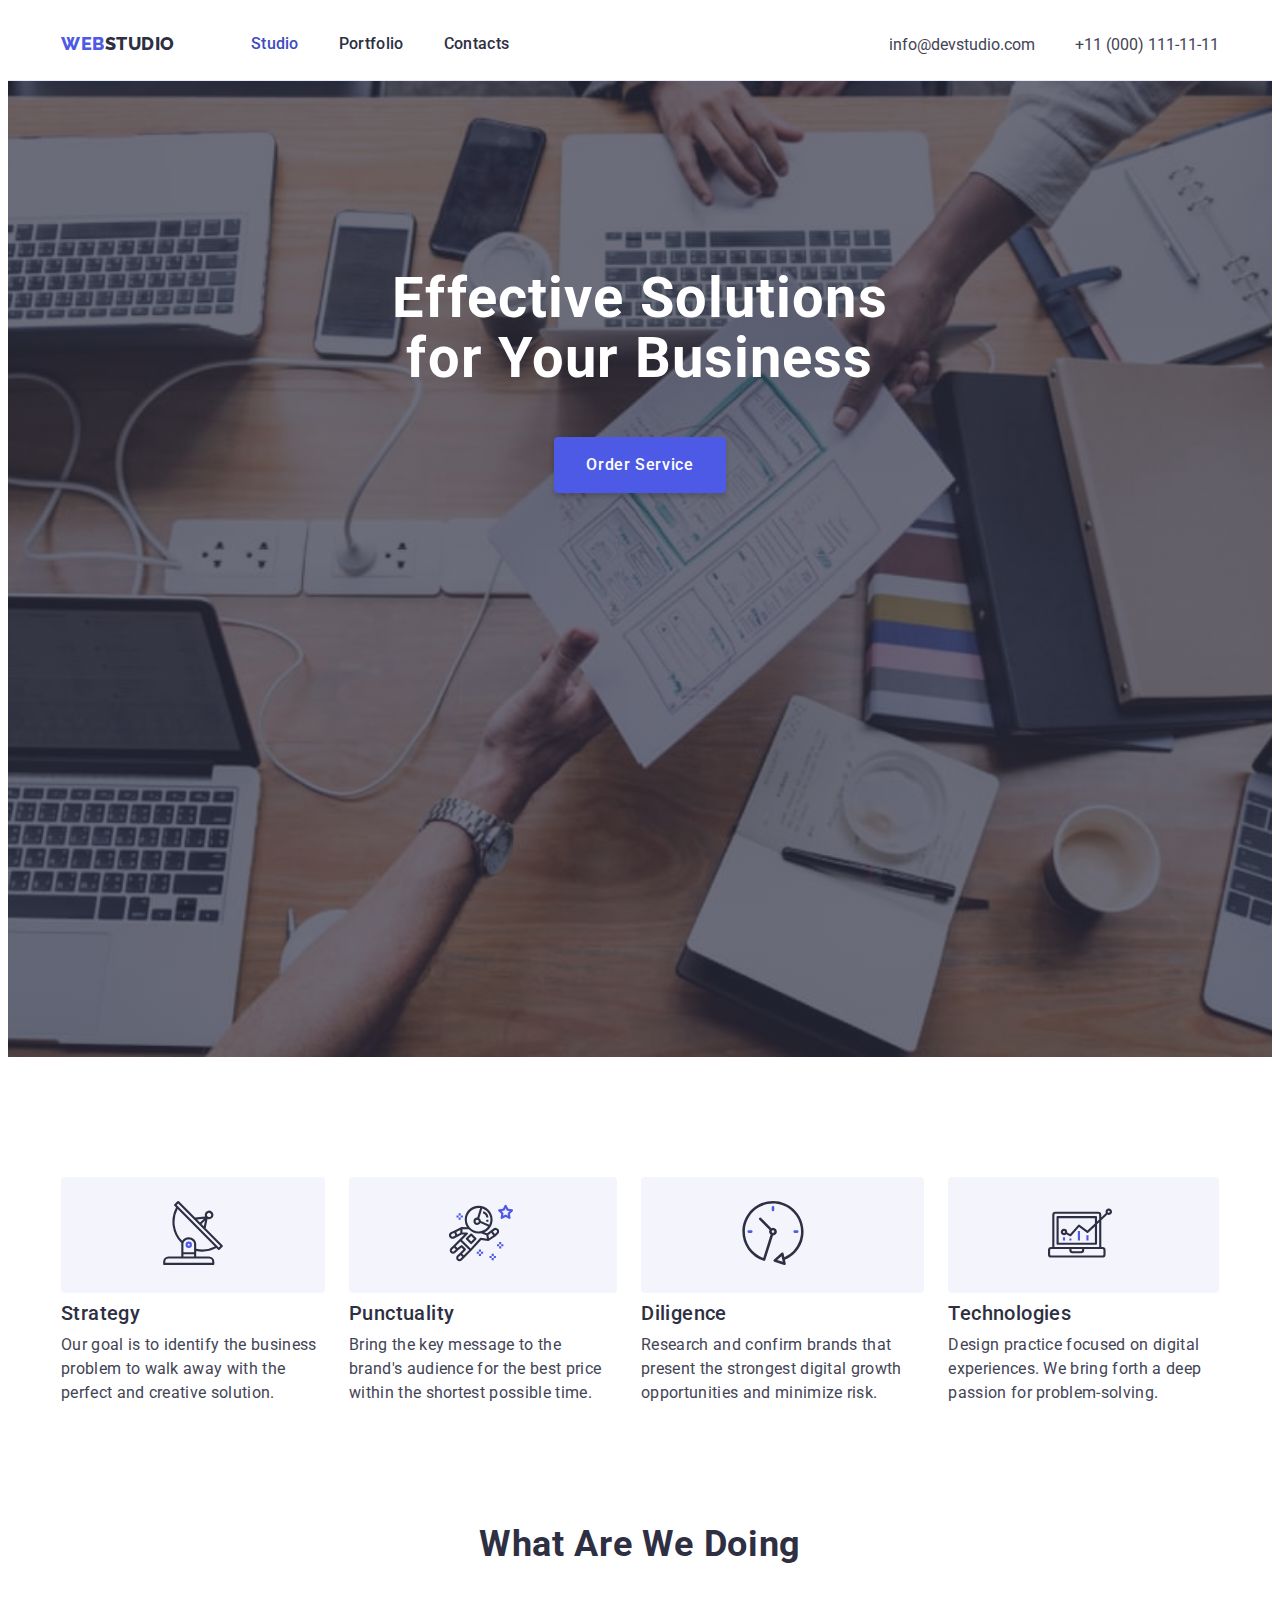
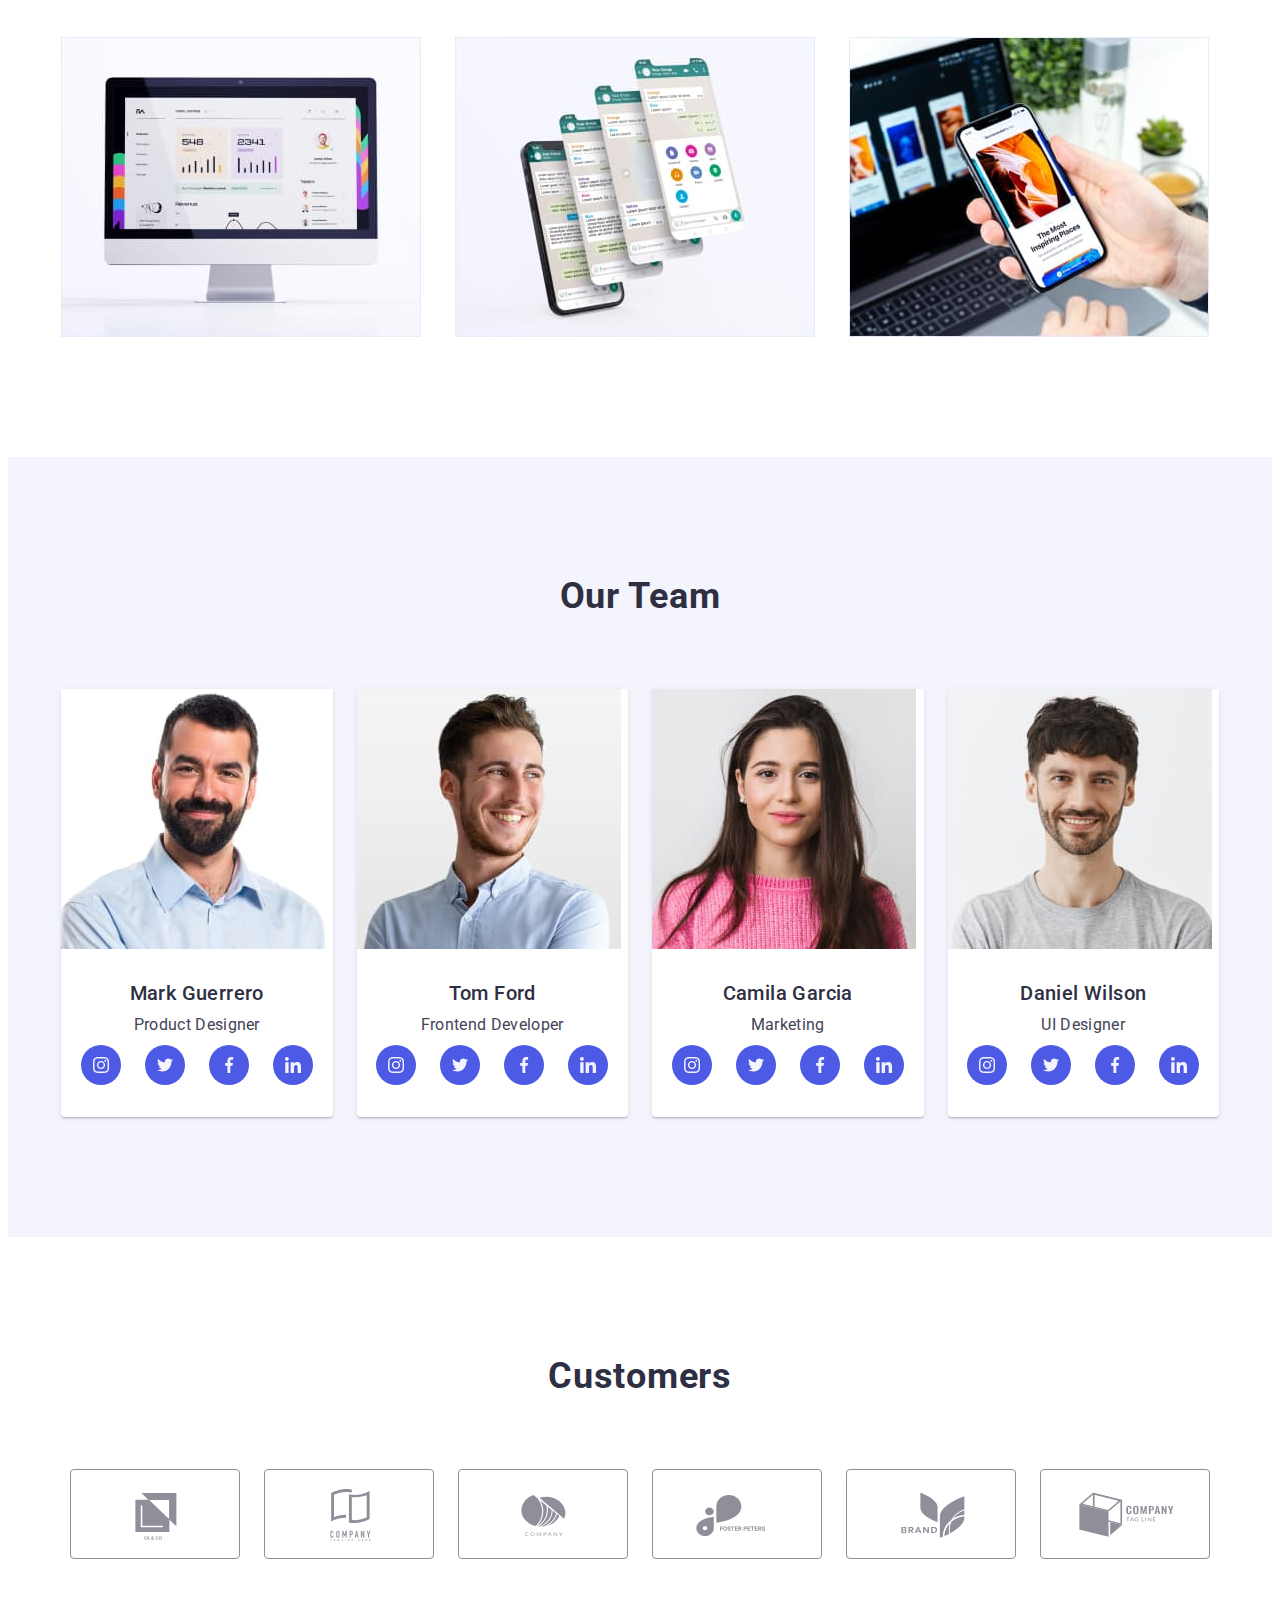
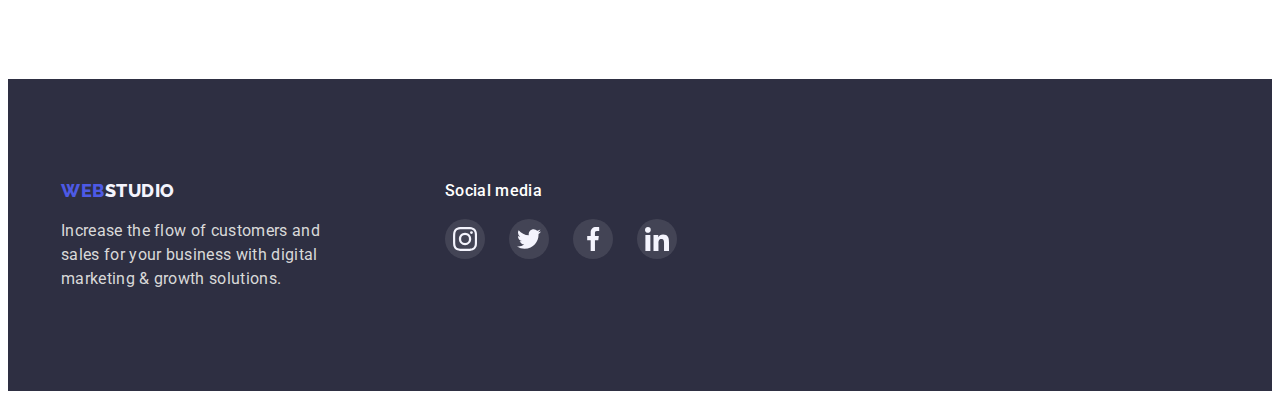
<file: index.html>
<!DOCTYPE html>
<html lang="en">
  <head>
    <meta charset="UTF-8" />
    <meta http-equiv="X-UA-Compatible" content="IE=edge" />
    <meta name="viewport" content="width=device-width, initial-scale=1.0" />
    <title>WebStudio</title>
    <link rel="preconnect" href="https://fonts.googleapis.com" />
    <link rel="preconnect" href="https://fonts.gstatic.com" crossorigin />
    <!-- fonts -->
    <link
      href="https://fonts.googleapis.com/css2?family=Raleway:wght@800&family=Roboto:wght@400;500;700;900&display=swap"
      rel="stylesheet"
    />
    <!-- modern-normalize -->
    <link
      rel="stylesheet"
      href="https://cdnjs.cloudflare.com/ajax/libs/modern-normalize/1.1.0/modern-normalize.min.css"
      integrity="sha512-wpPYUAdjBVSE4KJnH1VR1HeZfpl1ub8YT/NKx4PuQ5NmX2tKuGu6U/JRp5y+Y8XG2tV+wKQpNHVUX03MfMFn9Q=="
      crossorigin="anonymous"
      referrerpolicy="no-referrer"
    />

    <!-- styles -->
    <link rel="stylesheet" href="./css/styles.css" />
  </head>

  <body>
    <!--header----------------------------------->
    <header class="header">
      <div class="header-container container">
        <a class="header-link logo link" href="index.html"
          >Web<span class="light-theme-logo">Studio</span></a
        >

        <!-- navigation ------------------------------->
        <nav class="header-nav">
          <ul class="header-list">
            <li class="list">
              <a class="nav-item link current" href="index.html">Studio</a>
            </li>
            <li class="list">
              <a class="nav-item link" href="portfolio.html">Portfolio</a>
            </li>
            <li class="list">
              <a class="nav-item link" href="#">Contacts</a>
            </li>
          </ul>
        </nav>

        <!-- Contacts --------------------------------->
        <ul class="header-contacts">
          <li class="list">
            <a class="nav-contacts link" href="mailto:info@devstudio.com"
              >info@devstudio.com</a
            >
          </li>
          <li class="list">
            <a class="nav-contacts link" href="tel:+110001111111"
              >+11 (000) 111-11-11</a
            >
          </li>
        </ul>
      </div>
    </header>

    <!-- main ------------------------------------------>
    <main>
      <!--section "Hero"-------------------------------->
      <section class="hero">
        <div class="hero-container container">
          <h1 class="hero-title">Effective Solutions for Your Business</h1>
          <button class="hero-btn btn" type="button">Order Service</button>
        </div>
      </section>

      <!--section "Benefits"------------------------->
      <section class="benefits section">
        <div class="benefits-container container">
          <h2 class="visually-hidden">benefits</h2>
          <ul class="benefits-list">
            <li class="list">
              <div class="benefits-thumb-icon">
                <svg class="socials-icon" width="64" height="64">
                  <use href="./images/icons.svg#icon-antenna"></use>
                </svg>
              </div>
              <h3 class="benefits-subtitle">Strategy</h3>
              <p class="benefits-descr">
                Our goal is to identify the business problem to walk away with
                the perfect and creative solution.
              </p>
            </li>

            <li class="list">
              <div class="benefits-thumb-icon">
                <svg class="socials-icon" width="64" height="64">
                  <use href="./images/icons.svg#icon-astronaut"></use>
                </svg>
              </div>
              <h3 class="benefits-subtitle">Punctuality</h3>
              <p class="benefits-descr">
                Bring the key message to the brand's audience for the best price
                within the shortest possible time.
              </p>
            </li>

            <li class="list">
              <div class="benefits-thumb-icon">
                <svg class="socials-icon" width="64" height="64">
                  <use href="./images/icons.svg#icon-clock"></use>
                </svg>
              </div>
              <h3 class="benefits-subtitle">Diligence</h3>
              <p class="benefits-descr">
                Research and confirm brands that present the strongest digital
                growth opportunities and minimize risk.
              </p>
            </li>

            <li class="list">
              <div class="benefits-thumb-icon">
                <svg class="socials-icon" width="64" height="64">
                  <use href="./images/icons.svg#icon-diagram"></use>
                </svg>
              </div>
              <h3 class="benefits-subtitle">Technologies</h3>
              <p class="benefits-descr">
                Design practice focused on digital experiences. We bring forth a
                deep passion for problem-solving.
              </p>
            </li>
          </ul>
        </div>
      </section>

      <!--section "What are we doing"------------------->
      <section class="about-work section">
        <div class="about-work-container container">
          <h2 class="section-title about-work-title">What are we doing</h2>
          <ul class="about-work-list card-set">
            <li class="about-work-item card-set-item list">
              <img
                src="./images/what-are-we-doing/img1.jpg"
                alt="creation of sites"
                width="360"
                height="300"
              />
            </li>
            <li class="about-work-item card-set-item list">
              <img
                src="./images/what-are-we-doing/img2.jpg"
                alt="creating software"
                width="360"
                height="300"
              />
            </li>
            <li class="about-work-item card-set-item list">
              <img
                src="./images/what-are-we-doing/img3.jpg"
                alt="creating mobile applications"
                width="360"
                height="300"
              />
            </li>
          </ul>
        </div>
      </section>

      <!--section "Our Team"------------------------>
      <section class="our-team section">
        <div class="our-team-container container">
          <h2 class="section-title our-team-title">Our Team</h2>
          <ul class="our-team-list card-set">
            <li class="our-team-item card-set-item list">
              <img
                src="./images/our-team/mark-guerrero.jpg"
                alt="Mark Guerrero"
                width="264"
                height="260"
              />
              <div class="team-wrapper">
                <h3 class="team-member">Mark Guerrero</h3>
                <p class="team-descr">Product Designer</p>
                <ul class="socials-list">
                  <li class="socials-item list">
                    <a
                      class="socials-link link"
                      href="https://instagram.com"
                      aria-label="Instagram"
                      target="_blank"
                      rel="noopener no-referrer"
                    >
                      <svg class="socials-icon" width="16" height="16">
                        <use href="./images/icons.svg#icon-instagram"></use>
                      </svg>
                    </a>
                  </li>
                  <li class="socials-item list">
                    <a
                      class="socials-link link"
                      href="https://twitter.com"
                      aria-label="Twitter"
                      target="_blank"
                      rel="noopener no-referrer"
                    >
                      <svg class="socials-icon" width="16" height="16">
                        <use href="./images/icons.svg#icon-twitter"></use>
                      </svg>
                    </a>
                  </li>
                  <li class="socials-item list">
                    <a
                      class="socials-link link"
                      href="https://facebook.com"
                      aria-label="Facebook"
                      target="_blank"
                      rel="noopener no-referrer"
                    >
                      <svg class="socials-icon" width="16" height="16">
                        <use href="./images/icons.svg#icon-facebook"></use>
                      </svg>
                    </a>
                  </li>
                  <li class="socials-item list">
                    <a
                      class="socials-link link"
                      href="https://linkedin.com"
                      aria-label="Linkedin"
                      target="_blank"
                      rel="noopener no-referrer"
                    >
                      <svg class="socials-icon" width="16" height="16">
                        <use href="./images/icons.svg#icon-linkedin"></use>
                      </svg>
                    </a>
                  </li>
                </ul>
              </div>
            </li>
            <li class="our-team-item card-set-item list">
              <img
                src="./images/our-team/tom-ford.jpg"
                alt="Tom Ford"
                width="264"
                height="260"
              />
              <div class="team-wrapper">
                <h3 class="team-member">Tom Ford</h3>
                <p class="team-descr">Frontend Developer</p>
                <ul class="socials-list">
                  <li class="socials-item list">
                    <a
                      class="socials-link link"
                      href="https://instagram.com"
                      aria-label="Instagram"
                      target="_blank"
                      rel="noopener no-referrer"
                    >
                      <svg class="socials-icon" width="16" height="16">
                        <use href="./images/icons.svg#icon-instagram"></use>
                      </svg>
                    </a>
                  </li>
                  <li class="socials-item list">
                    <a
                      class="socials-link link"
                      href="https://twitter.com"
                      aria-label="Twitter"
                      target="_blank"
                      rel="noopener no-referrer"
                    >
                      <svg class="socials-icon" width="16" height="16">
                        <use href="./images/icons.svg#icon-twitter"></use>
                      </svg>
                    </a>
                  </li>
                  <li class="socials-item list">
                    <a
                      class="socials-link link"
                      href="https://facebook.com"
                      aria-label="Facebook"
                      target="_blank"
                      rel="noopener no-referrer"
                    >
                      <svg class="socials-icon" width="16" height="16">
                        <use href="./images/icons.svg#icon-facebook"></use>
                      </svg>
                    </a>
                  </li>
                  <li class="socials-item list">
                    <a
                      class="socials-link link"
                      href="https://linkedin.com"
                      aria-label="Linkedin"
                      target="_blank"
                      rel="noopener no-referrer"
                    >
                      <svg class="socials-icon" width="16" height="16">
                        <use href="./images/icons.svg#icon-linkedin"></use>
                      </svg>
                    </a>
                  </li>
                </ul>
              </div>
            </li>
            <li class="our-team-item card-set-item list">
              <img
                src="./images/our-team/camila-garcia.jpg"
                alt="Camila Garcia"
                width="264"
                height="260"
              />
              <div class="team-wrapper">
                <h3 class="team-member">Camila Garcia</h3>
                <p class="team-descr">Marketing</p>
                <ul class="socials-list">
                  <li class="socials-item list">
                    <a
                      class="socials-link link"
                      href="https://instagram.com"
                      aria-label="Instagram"
                      target="_blank"
                      rel="noopener no-referrer"
                    >
                      <svg class="socials-icon" width="16" height="16">
                        <use href="./images/icons.svg#icon-instagram"></use>
                      </svg>
                    </a>
                  </li>
                  <li class="socials-item list">
                    <a
                      class="socials-link link"
                      href="https://twitter.com"
                      aria-label="Twitter"
                      target="_blank"
                      rel="noopener no-referrer"
                    >
                      <svg class="socials-icon" width="16" height="16">
                        <use href="./images/icons.svg#icon-twitter"></use>
                      </svg>
                    </a>
                  </li>
                  <li class="socials-item list">
                    <a
                      class="socials-link link"
                      href="https://facebook.com"
                      aria-label="Facebook"
                      target="_blank"
                      rel="noopener no-referrer"
                    >
                      <svg class="socials-icon" width="16" height="16">
                        <use href="./images/icons.svg#icon-facebook"></use>
                      </svg>
                    </a>
                  </li>
                  <li class="socials-item list">
                    <a
                      class="socials-link link"
                      href="https://linkedin.com"
                      aria-label="Linkedin"
                      target="_blank"
                      rel="noopener no-referrer"
                    >
                      <svg class="socials-icon" width="16" height="16">
                        <use href="./images/icons.svg#icon-linkedin"></use>
                      </svg>
                    </a>
                  </li>
                </ul>
              </div>
            </li>
            <li class="our-team-item card-set-item list">
              <img
                src="./images/our-team/daniel-wilson.jpg"
                alt="Daniel Wilson"
                width="264"
                height="260"
              />
              <div class="team-wrapper">
                <h3 class="team-member">Daniel Wilson</h3>
                <p class="team-descr">UI Designer</p>
                <ul class="socials-list">
                  <li class="socials-item list">
                    <a
                      class="socials-link link"
                      href="https://instagram.com"
                      aria-label="Instagram"
                      target="_blank"
                      rel="noopener no-referrer"
                    >
                      <svg class="socials-icon" width="16" height="16">
                        <use href="./images/icons.svg#icon-instagram"></use>
                      </svg>
                    </a>
                  </li>
                  <li class="socials-item list">
                    <a
                      class="socials-link link"
                      href="https://twitter.com"
                      aria-label="Twitter"
                      target="_blank"
                      rel="noopener no-referrer"
                    >
                      <svg class="socials-icon" width="16" height="16">
                        <use href="./images/icons.svg#icon-twitter"></use>
                      </svg>
                    </a>
                  </li>
                  <li class="socials-item list">
                    <a
                      class="socials-link link"
                      href="https://facebook.com"
                      aria-label="Facebook"
                      target="_blank"
                      rel="noopener no-referrer"
                    >
                      <svg class="socials-icon" width="16" height="16">
                        <use href="./images/icons.svg#icon-facebook"></use>
                      </svg>
                    </a>
                  </li>
                  <li class="socials-item list">
                    <a
                      class="socials-link link"
                      href="https://linkedin.com"
                      aria-label="Linkedin"
                      target="_blank"
                      rel="noopener no-referrer"
                    >
                      <svg class="socials-icon" width="16" height="16">
                        <use href="./images/icons.svg#icon-linkedin"></use>
                      </svg>
                    </a>
                  </li>
                </ul>
              </div>
            </li>
          </ul>
        </div>
      </section>

      <!--section "Customers"------------------------>
      <section class="customers-section section">
        <div class="customers-container container">
          <h2 class="section-title">Customers</h2>
          <ul class="customers-list">
            <li class="list">
              <a
                class="customers-link link"
                href="#"
                target="_blank"
                rel="noopener no-referrer"
              >
                <svg class="customers-icon" width="104" height="56">
                  <use href="./images/icons.svg#icon-logo1"></use>
                </svg>
              </a>
            </li>
            <li class="list">
              <a
                class="customers-link link"
                href="#"
                target="_blank"
                rel="noopener no-referrer"
              >
                <svg class="customers-icon" width="104" height="56">
                  <use href="./images/icons.svg#icon-logo2"></use>
                </svg>
              </a>
            </li>
            <li class="list">
              <a
                class="customers-link link"
                href="#"
                target="_blank"
                rel="noopener no-referrer"
              >
                <svg class="customers-icon" width="104" height="56">
                  <use href="./images/icons.svg#icon-logo3"></use>
                </svg>
              </a>
            </li>
            <li class="list">
              <a
                class="customers-link link"
                href="#"
                target="_blank"
                rel="noopener no-referrer"
              >
                <svg class="customers-icon" width="104" height="56">
                  <use href="./images/icons.svg#icon-logo4"></use>
                </svg>
              </a>
            </li>
            <li class="list">
              <a
                class="customers-link link"
                href="#"
                target="_blank"
                rel="noopener no-referrer"
              >
                <svg class="customers-icon" width="104" height="56">
                  <use href="./images/icons.svg#icon-logo5"></use>
                </svg>
              </a>
            </li>
            <li class="list">
              <a
                class="customers-link link"
                href="#"
                target="_blank"
                rel="noopener no-referrer"
              >
                <svg class="customers-icon" width="104" height="56">
                  <use href="./images/icons.svg#icon-logo6"></use>
                </svg>
              </a>
            </li>
          </ul>
        </div>
      </section>
    </main>

    <!--footer------------------------------------>
    <footer class="footer">
      <div class="container">
        <div class="footer-container">
          <a class="logo link" href="index.html"
            >Web<span class="dark-theme-logo">Studio</span></a
          >
          <p class="footer-logo-subtext">
            Increase the flow of customers and sales for your business with
            digital marketing & growth solutions.
          </p>
        </div>
        <div class="footer-social-media-container">
          <p class="footer-social-text">Social media</p>
          <ul class="socials-list">
            <li class="socials-item list">
              <a
                class="socials-link footer-social-link link"
                href="https://instagram.com"
                aria-label="Instagram"
                target="_blank"
                rel="noopener no-referrer"
              >
                <svg class="socials-icon" width="24" height="24">
                  <use href="./images/icons.svg#icon-instagram"></use>
                </svg>
              </a>
            </li>
            <li class="socials-item list">
              <a
                class="socials-link footer-social-link link"
                href="https://twitter.com"
                aria-label="Twitter"
                target="_blank"
                rel="noopener no-referrer"
              >
                <svg class="socials-icon" width="24" height="24">
                  <use href="./images/icons.svg#icon-twitter"></use>
                </svg>
              </a>
            </li>
            <li class="socials-item list">
              <a
                class="socials-link footer-social-link link"
                href="https://facebook.com"
                aria-label="Facebook"
                target="_blank"
                rel="noopener no-referrer"
              >
                <svg class="socials-icon" width="24" height="24">
                  <use href="./images/icons.svg#icon-facebook"></use>
                </svg>
              </a>
            </li>
            <li class="socials-item list">
              <a
                class="socials-link footer-social-link link"
                href="https://linkedin.com"
                aria-label="Linkedin"
                target="_blank"
                rel="noopener no-referrer"
              >
                <svg class="socials-icon" width="24" height="24">
                  <use href="./images/icons.svg#icon-linkedin"></use>
                </svg>
              </a>
            </li>
          </ul>
        </div>
      </div>
    </footer>
  </body>
</html>
</file>
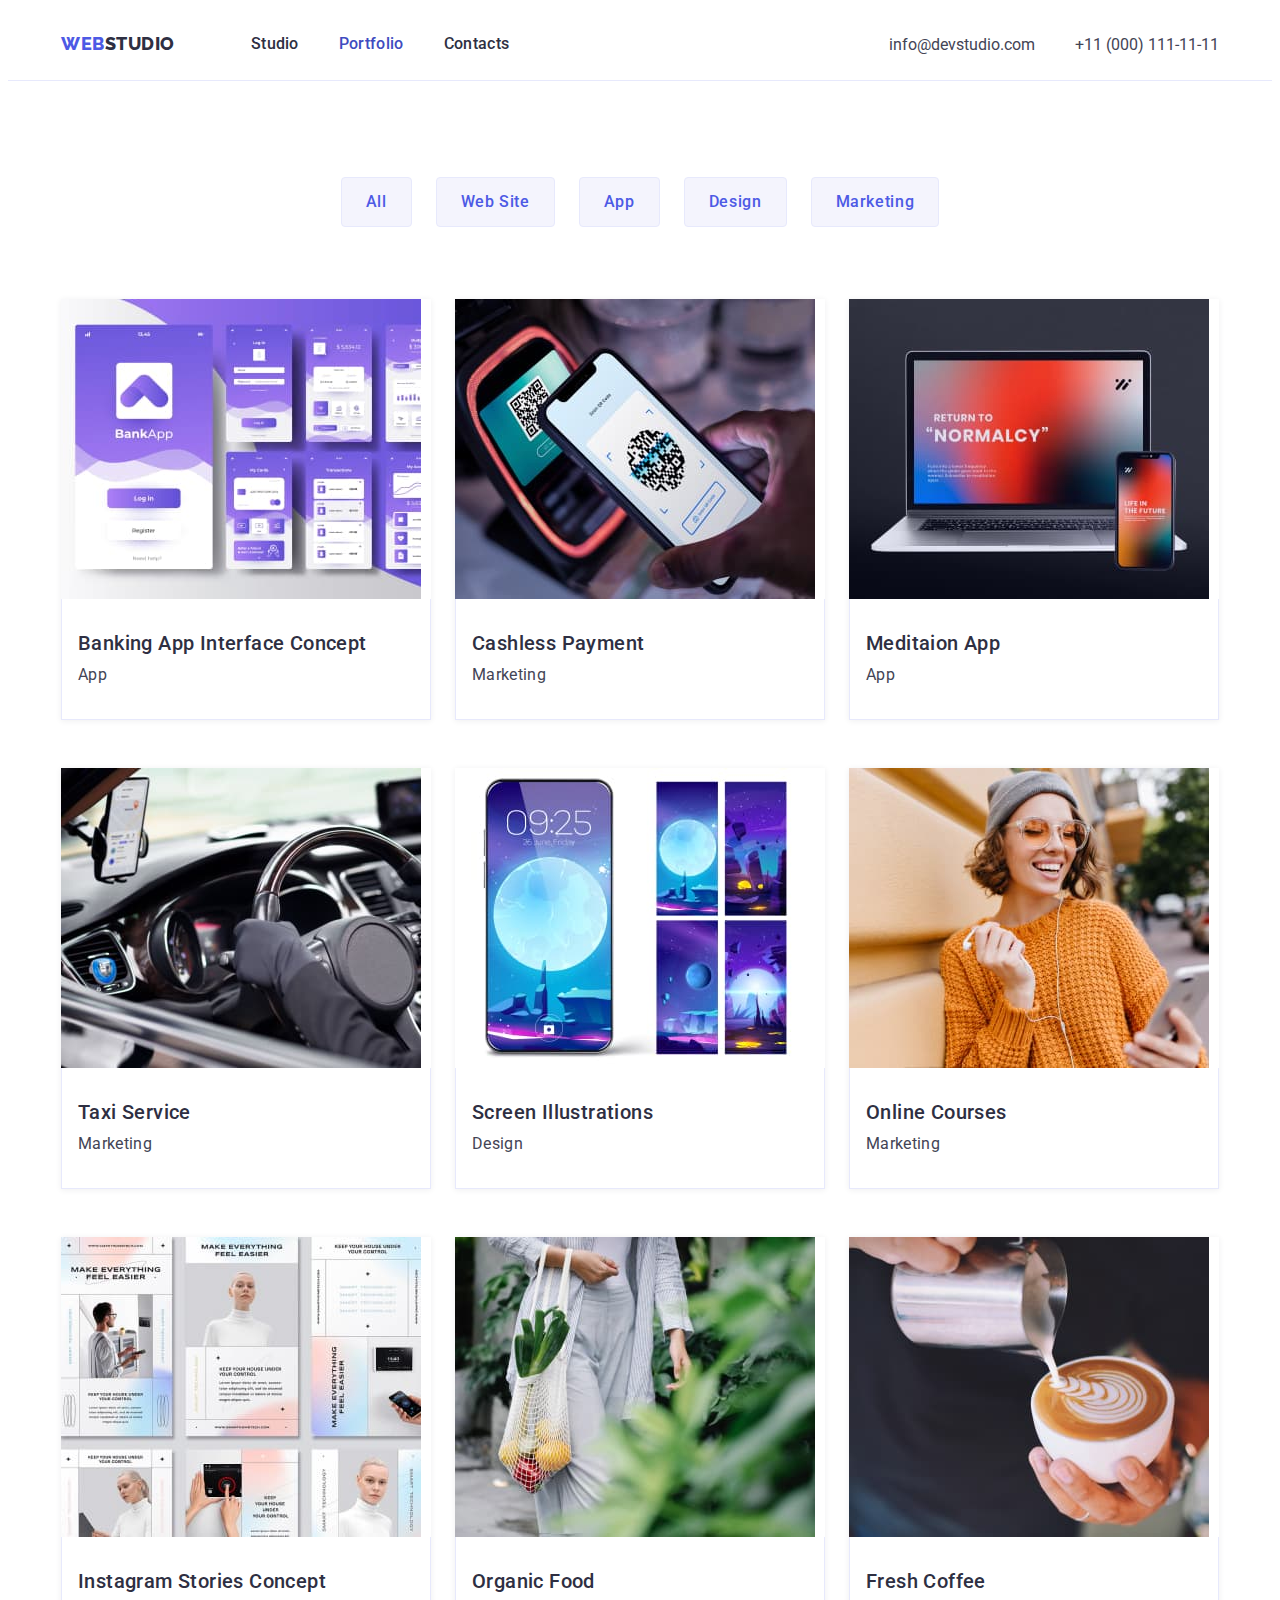
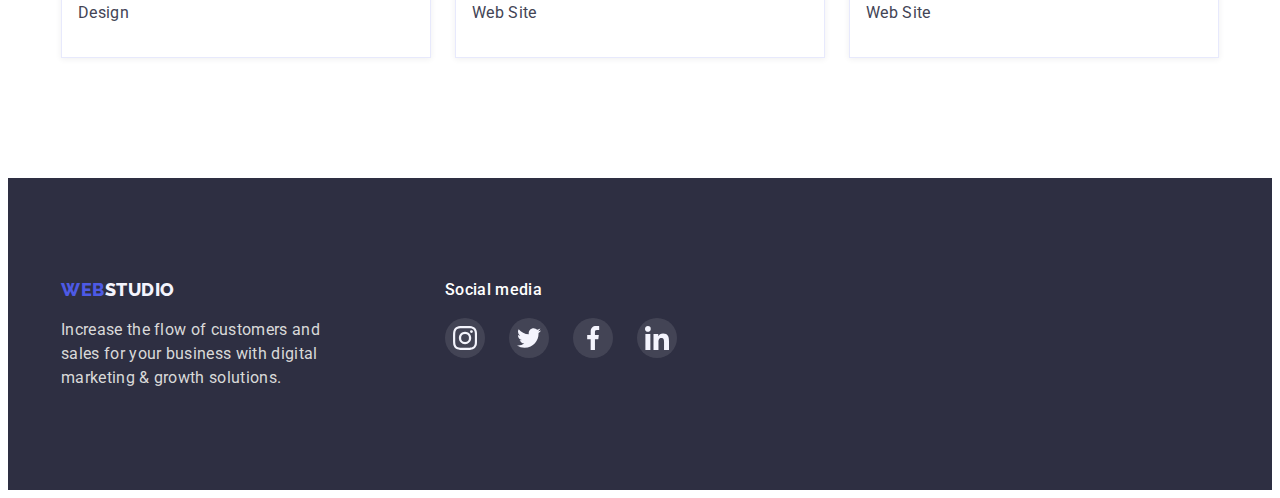
<file: portfolio.html>
<!DOCTYPE html>
<html lang="en">
  <head>
    <meta charset="UTF-8" />
    <meta http-equiv="X-UA-Compatible" content="IE=edge" />
    <meta name="viewport" content="width=device-width, initial-scale=1.0" />
    <title>Portfolio</title>
    <link rel="preconnect" href="https://fonts.googleapis.com" />
    <link rel="preconnect" href="https://fonts.gstatic.com" crossorigin />
    <!-- fonts -->
    <link
      href="https://fonts.googleapis.com/css2?family=Raleway:wght@800&family=Roboto:wght@400;500;700;900&display=swap"
      rel="stylesheet"
    />
    <!-- modern-normalize -->
    <link
      rel="stylesheet"
      href="https://cdnjs.cloudflare.com/ajax/libs/modern-normalize/1.1.0/modern-normalize.min.css"
      integrity="sha512-wpPYUAdjBVSE4KJnH1VR1HeZfpl1ub8YT/NKx4PuQ5NmX2tKuGu6U/JRp5y+Y8XG2tV+wKQpNHVUX03MfMFn9Q=="
      crossorigin="anonymous"
      referrerpolicy="no-referrer"
    />

    <!-- styles -->
    <link rel="stylesheet" href="./css/styles.css" />
  </head>

  <body>
    <!--header----------------------------------->
    <header class="header">
      <div class="header-container container">
        <a class="header-link logo link" href="index.html"
          >Web<span class="light-theme-logo">Studio</span></a
        >

        <!-- navigation ------------------------------->
        <nav class="header-nav">
          <ul class="header-list">
            <li class="list">
              <a class="nav-item link" href="index.html">Studio</a>
            </li>
            <li class="list">
              <a class="nav-item link current" href="portfolio.html"
                >Portfolio</a
              >
            </li>
            <li class="list">
              <a class="nav-item link" href="#">Contacts</a>
            </li>
          </ul>
        </nav>

        <!-- Contacts --------------------------------->
        <ul class="header-contacts">
          <li class="list">
            <a class="nav-contacts link" href="mailto:info@devstudio.com"
              >info@devstudio.com</a
            >
          </li>
          <li class="list">
            <a class="nav-contacts link" href="tel:+110001111111"
              >+11 (000) 111-11-11</a
            >
          </li>
        </ul>
      </div>
    </header>

    <!--main container------------------------->
    <main>
      <!--section Filters----------------------->
      <section class="main-portfolio-section section">
        <div class="container">
          <h1 class="visually-hidden">Filters</h1>
          <ul class="portfolio-list">
            <li class="list">
              <button class="portfolio-btn btn" type="button">All</button>
            </li>
            <li class="list">
              <button class="portfolio-btn btn" type="button">Web Site</button>
            </li>
            <li class="list">
              <button class="portfolio-btn btn" type="button">App</button>
            </li>
            <li class="list">
              <button class="portfolio-btn btn" type="button">Design</button>
            </li>
            <li class="list">
              <button class="portfolio-btn btn" type="button">Marketing</button>
            </li>
          </ul>

          <ul class="portfolio-services card-set">
            <li class="card-set-item list">
              <a class="portfolio-services-link link" href="#">
                <img
                  src="./images/portfolio/banking-app-interface.jpg"
                  alt="Banking App Interface"
                  width="360"
                  height="300"
                />
                <div class="portfolio-text-container">
                  <h2 class="portfolio-subtitle">
                    Banking App Interface Concept
                  </h2>
                  <p class="portfolio-text">App</p>
                </div>
              </a>
            </li>
            <li class="card-set-item list">
              <a class="portfolio-services-link link" href="#">
                <img
                  src="./images/portfolio/сashless-рayment.jpg"
                  alt="Cashless Payment"
                  width="360"
                  height="300"
                />
                <div class="portfolio-text-container">
                  <h2 class="portfolio-subtitle">Cashless Payment</h2>
                  <p class="portfolio-text">Marketing</p>
                </div>
              </a>
            </li>
            <li class="card-set-item list">
              <a class="portfolio-services-link link" href="#">
                <img
                  src="./images/portfolio/meditaion-app.jpg"
                  alt="Meditaion App"
                  width="360"
                  height="300"
                />
                <div class="portfolio-text-container">
                  <h2 class="portfolio-subtitle">Meditaion App</h2>
                  <p class="portfolio-text">App</p>
                </div>
              </a>
            </li>
            <li class="card-set-item list">
              <a class="portfolio-services-link link" href="#">
                <img
                  src="./images/portfolio/taxi-service.jpg"
                  alt="Taxi Service"
                  width="360"
                  height="300"
                />
                <div class="portfolio-text-container">
                  <h2 class="portfolio-subtitle">Taxi Service</h2>
                  <p class="portfolio-text">Marketing</p>
                </div>
              </a>
            </li>
            <li class="card-set-item list">
              <a class="portfolio-services-link link" href="#">
                <img
                  src="./images/portfolio/screen-illustrations.jpg"
                  alt="Screen Illustrations"
                  width="360"
                  height="300"
                />
                <div class="portfolio-text-container">
                  <h2 class="portfolio-subtitle">Screen Illustrations</h2>
                  <p class="portfolio-text">Design</p>
                </div>
              </a>
            </li>
            <li class="card-set-item list">
              <a class="portfolio-services-link link" href="#">
                <img
                  src="./images/portfolio/online-courses.jpg"
                  alt="Online Courses"
                  width="360"
                  height="300"
                />
                <div class="portfolio-text-container">
                  <h2 class="portfolio-subtitle">Online Courses</h2>
                  <p class="portfolio-text">Marketing</p>
                </div>
              </a>
            </li>
            <li class="card-set-item list">
              <a class="portfolio-services-link link" href="#">
                <img
                  src="./images/portfolio/instagram-stories-concept.jpg"
                  alt="Instagram Stories Concept"
                  width="360"
                  height="300"
                />
                <div class="portfolio-text-container">
                  <h2 class="portfolio-subtitle">Instagram Stories Concept</h2>
                  <p class="portfolio-text">Design</p>
                </div>
              </a>
            </li>
            <li class="card-set-item list">
              <a class="portfolio-services-link link" href="#">
                <img
                  src="./images/portfolio/organic-food.jpg"
                  alt="Organic Food"
                  width="360"
                  height="300"
                />
                <div class="portfolio-text-container">
                  <h2 class="portfolio-subtitle">Organic Food</h2>
                  <p class="portfolio-text">Web Site</p>
                </div>
              </a>
            </li>
            <li class="card-set-item list">
              <a class="portfolio-services-link link" href="#">
                <img
                  src="./images/portfolio/fresh-coffee.jpg"
                  alt="Fresh Coffee"
                  width="360"
                  height="300"
                />
                <div class="portfolio-text-container">
                  <h2 class="portfolio-subtitle">Fresh Coffee</h2>
                  <p class="portfolio-text">Web Site</p>
                </div>
              </a>
            </li>
          </ul>
        </div>
      </section>
    </main>

    <!--footer------------------------------------>
    <footer class="footer">
      <div class="container">
        <div class="footer-container">
          <a class="logo link" href="index.html"
            >Web<span class="dark-theme-logo">Studio</span></a
          >
          <p class="footer-logo-subtext">
            Increase the flow of customers and sales for your business with
            digital marketing & growth solutions.
          </p>
        </div>
        <div class="footer-social-media-container">
          <p class="footer-social-text">Social media</p>
          <ul class="socials-list">
            <li class="socials-item list">
              <a
                class="socials-link footer-social-link link"
                href="https://instagram.com"
                aria-label="Instagram"
                target="_blank"
                rel="noopener no-referrer"
              >
                <svg class="socials-icon" width="24" height="24">
                  <use href="./images/icons.svg#icon-instagram"></use>
                </svg>
              </a>
            </li>
            <li class="socials-item list">
              <a
                class="socials-link footer-social-link link"
                href="https://twitter.com"
                aria-label="Twitter"
                target="_blank"
                rel="noopener no-referrer"
              >
                <svg class="socials-icon" width="24" height="24">
                  <use href="./images/icons.svg#icon-twitter"></use>
                </svg>
              </a>
            </li>
            <li class="socials-item list">
              <a
                class="socials-link footer-social-link link"
                href="https://facebook.com"
                aria-label="Facebook"
                target="_blank"
                rel="noopener no-referrer"
              >
                <svg class="socials-icon" width="24" height="24">
                  <use href="./images/icons.svg#icon-facebook"></use>
                </svg>
              </a>
            </li>
            <li class="socials-item list">
              <a
                class="socials-link footer-social-link link"
                href="https://linkedin.com"
                aria-label="Linkedin"
                target="_blank"
                rel="noopener no-referrer"
              >
                <svg class="socials-icon" width="24" height="24">
                  <use href="./images/icons.svg#icon-linkedin"></use>
                </svg>
              </a>
            </li>
          </ul>
        </div>
      </div>
    </footer>
  </body>
</html>
</file>
<file: css/styles.css>
:root {
  /* Font */
  --font-family-logo: 'Raleway', 'Montserrat', 'sans-serif';
  --font-family-main: 'Roboto', 'Open Sans', 'sans-serif';
  --font-weight-heading: 700;

  /* Text colors */
  --primary-brand-txt-cl: #4d5ae5;
  --body-txt-cl: #434455;
  --dark-txt-cl: #2e2f42;
  --light-txt-cl: #f4f4fd;
  --white-txt-cl: #ffffff;
  --active-link-txt-cl: #404bbf;

  /* Background colors */
  --dark-bg-cl: #2e2f42;
  --light-bg-cl: #f4f4fd;
  --primary-brand-bg-cl: #4d5ae5;
  --accent-bg-cl: #e7e9fc;
  --white-bg-cl: #ffffff;
  --light-btn-bg-color: #f4f4fd;
  --pressed-bg-cl: #404bbf;

  /* Others */
  --indent: 24px;
  --items: 3;
}

h1,
h2,
h3,
h4,
p {
  margin-top: 0;
  margin-bottom: 0;
}
ul,
ol {
  margin-top: 0;
  margin-bottom: 0;
  padding-left: 0;
}

img {
  display: block;
  max-width: 100%;
  height: auto;
}

.container {
  max-width: 1158px;
  margin-left: auto;
  margin-right: auto;
  padding: 0 15px;
}

.section {
  padding-top: 120px;
  padding-bottom: 120px;
}
/* -------------------------- */
/* -----------body----------- */
/* -------------------------- */

body {
  font-family: var(--font-family-main);

  color: var(--body-txt-cl);

  background-color: var(--white-bg-cl);
}

/* -------------------------- */
/* ---------buttons---------- */
/* -------------------------- */
.btn:hover,
.btn:focus {
  color: var(--white-txt-cl);
  background-color: var(--pressed-bg-cl);
}

.btn {
  display: block;
  cursor: pointer;
  border: none;
  border-radius: 4px;

  font-family: var(--font-family-main);
  font-weight: 500;
  font-size: 16px;
  line-height: 1.5;
  letter-spacing: 0.04em;
}

.hero-btn {
  min-width: 169px;
  padding: 16px 32px;
  margin: 0 auto;

  color: var(--white-txt-cl);
  background-color: var(--primary-brand-bg-cl);
  box-shadow: 0px 4px 4px rgba(0, 0, 0, 0.15);
}

.portfolio-btn {
  padding: 12px 24px;

  color: var(--primary-brand-txt-cl);
  background-color: var(--light-btn-bg-color);
  border: 1px solid #e7e9fc;
}

.portfolio-btn:hover,
.portfolio-btn:focus {
  box-shadow: 0px 3px 1px rgba(0, 0, 0, 0.1), 0px 2px 1px rgba(0, 0, 0, 0.08),
    0px 2px 2px rgba(0, 0, 0, 0.12);
}

/* -------------------------- */
/* -----------link----------- */
/* -------------------------- */
.link:hover,
.link:focus {
  color: var(--active-link-txt-cl);
}

.header-nav .link.current {
  color: var(--active-link-txt-cl);
}

.link {
  text-decoration: none;
}

.list {
  list-style: none;
}

/* -------------------------- */
/* --------title (h2)-------- */
/* -------------------------- */

.section-title {
  text-align: center;
  margin-bottom: 72px;
  font-size: 36px;
  font-weight: 700;
  line-height: 1.11;
  letter-spacing: 0.02em;

  color: var(--dark-txt-cl);
  text-transform: capitalize;
}

.visually-hidden {
  position: absolute;
  width: 1px;
  height: 1px;
  margin: -1px;
  border: 0;
  padding: 0;

  white-space: nowrap;
  clip-path: inset(100%);
  clip: rect(0 0 0 0);
  overflow: hidden;
}

/* -------------------------- */
/* -----------logo----------- */
/* -------------------------- */
.logo {
  font-family: var(--font-family-logo);
  font-weight: 800;
  font-size: 18px;
  line-height: 1.33;
  letter-spacing: 0.03em;
  text-transform: uppercase;

  color: var(--primary-brand-txt-cl);
}

.light-theme-logo {
  color: var(--dark-txt-cl);
}

.dark-theme-logo {
  color: var(--light-txt-cl);
}

.header-link {
  margin-right: 76px;
}

/* ------------------- */
/* ------card-set----- */
/* ------------------- */

.card-set {
  display: flex;
  flex-wrap: wrap;

  gap: var(--indent);
}

.card-set-item {
  flex-basis: calc(
    (100% - (var(--indent) * (var(--items) - 1))) / var(--items)
  );
}

/* -------------------------- */
/* ------section-header------ */
/* -------------------------- */

.nav-item {
  font-weight: 500;
  font-size: 16px;
  line-height: 1.5;
  letter-spacing: 0.02em;

  color: var(--dark-txt-cl);
}

.header-container {
  display: flex;
  align-items: center;
}

.header-nav {
  margin-right: auto;
}

.header-list {
  display: flex;
  gap: 40px;
}

.nav-item,
.nav-contacts {
  display: block;
  padding-top: 24px;
  padding-bottom: 24px;
}

.header-contacts {
  display: flex;
  align-items: center;
  gap: 40px;
}

.header .nav-contacts {
  color: inherit;
}

.header {
  border-bottom: 1px solid #e7e9fc;
}

/* -------------------------- */
/* -------section-hero------- */
/* -------------------------- */
.hero-title {
  max-width: 496px;
  margin-right: auto;
  margin-left: auto;
  margin-bottom: 48px;

  font-weight: 700;
  font-size: 56px;
  line-height: 1.07;
  letter-spacing: 0.02em;

  color: var(--white-txt-cl);
}

.hero {
  background-color: var(--dark-bg-cl);

  background-image: linear-gradient(
      rgba(46, 47, 66, 0.7),
      rgba(46, 47, 66, 0.7)
    ),
    url(../images/hero/hero-bg.jpg);
  background-repeat: no-repeat;
  background-position: center;
  background-attachment: scroll;
  background-size: cover;
  max-width: 1440px;
  height: 600px;
  margin: 0 auto;

  padding-top: 188px;
  padding-bottom: 188px;
}

.hero-container {
  text-align: center;
}

/* -------------------------- */
/* -----section-benefits----- */
/* -------------------------- */

.benefits {
  padding-bottom: 0;
}

.benefits-thumb-icon {
  padding: 24px 100px;
  margin-bottom: 8px;

  background-color: var(--light-bg-cl);
  border-radius: 4px;
}

.benefits-subtitle {
  margin-bottom: 8px;

  font-weight: 500;
  font-size: 20px;
  line-height: 1.2;

  letter-spacing: 0.02em;

  color: var(--dark-txt-cl);
}

.benefits-list {
  display: flex;
  gap: 24px;
}

.benefits-descr {
  font-size: 16px;
  line-height: 1.5;

  letter-spacing: 0.02em;
}

/* ----------------------------- */
/* -section "What are we doing"- */
/* ----------------------------- */

/* ----------------------------- */
/* -----section "Our Team"------ */
/* ----------------------------- */

.our-team-container {
  text-align: center;
}

.our-team-list {
  --items: 4;
}

.our-team-item {
  background-color: var(--white-bg-cl);
  box-shadow: 0px 1px 6px rgba(46, 47, 66, 0.08),
    0px 1px 1px rgba(46, 47, 66, 0.16), 0px 2px 1px rgba(46, 47, 66, 0.08);
  border-radius: 0px 0px 4px 4px;
}

.team-wrapper {
  padding-top: 32px;
  padding-bottom: 32px;
  padding-left: 16px;
  padding-right: 16px;
}

.team-member {
  margin-bottom: 8px;

  font-weight: 500;
  font-size: 20px;
  line-height: 1.2;

  letter-spacing: 0.02em;

  color: var(--dark-txt-cl);
}

.team-descr {
  font-size: 16px;
  line-height: 1.5;
  letter-spacing: 0.02em;

  margin-bottom: 8px;
}

.our-team {
  background-color: var(--light-bg-cl);
}

.socials-list {
  display: flex;
  justify-content: center;
  align-items: center;
  gap: 24px;
}

.socials-link {
  display: flex;
  justify-content: center;
  align-items: center;

  background-color: var(--primary-brand-bg-cl);
  width: 40px;
  height: 40px;
  border-radius: 50%;
  color: var(--light-txt-cl);
}

.socials-link:hover,
.socials-link:focus {
  background-color: var(--pressed-bg-cl);
}

.socials-icon {
  fill: var(--light-txt-cl);
}

/* ----------------------------- */
/* -----section "Customers"------ */
/* ----------------------------- */

.customers-section {
  padding-top: 120px;
  text-align: center;
}

.customers-list {
  display: flex;
  justify-content: center;
  align-items: center;
  gap: 24px;
}

.customers-link {
  display: flex;
  justify-content: center;
  align-items: center;
  width: 168px;
  height: 88px;

  border: 1px solid currentColor;
  color: #8e8f99;
  border-radius: 4px;
}

.customers-icon {
  fill: currentColor;
}

.customers-link:hover,
.customers-link:focus {
  color: var(--active-link-txt-cl);
}

/* -------------------------- */
/* ---------footer----------- */
/* -------------------------- */

.footer {
  padding-top: 100px;
  padding-bottom: 100px;

  background-color: var(--dark-bg-cl);
}

.footer .container {
  display: flex;
  justify-content: flex-start;
  align-items: flex-start;
}

.footer-container {
  margin-right: 120px;
}

.footer-logo-subtext {
  font-family: var(--font-family-main);
  margin-top: 16px;
  max-width: 264px;

  font-size: 16px;
  line-height: 1.5;
  letter-spacing: 0.02em;

  color: #d9d9d9;
}

.footer-social-media-container {
}

.footer-social-text {
  margin-bottom: 16px;

  font-weight: 500;
  font-size: 16px;
  line-height: 1.5;
  letter-spacing: 0.02em;

  color: var(--white-txt-cl);
}

.footer-social-link {
  background-color: rgba(255, 255, 255, 0.1);
}

.footer-social-link:hover,
.footer-social-link:focus {
  background-color: #31d0aa;
}

/* !!!!!!!!!!!!!!!!!!!!!!!!!! */
/* -------------------------- */
/* -------Portfolio---------- */
/* -------------------------- */
/* !!!!!!!!!!!!!!!!!!!!!!!!!! */

/* -------------------------- */
/* ----section Filters------- */
/* -------------------------- */

.portfolio-subtitle {
  font-weight: 500;
  font-size: 20px;
  line-height: 1.2;

  letter-spacing: 0.02em;

  color: var(--dark-txt-cl);
}

.portfolio-text {
  color: var(--body-txt-cl);
  margin-top: 8px;
  font-size: 16px;
  line-height: 1.5;

  letter-spacing: 0.02em;
}

.main-portfolio-section {
  padding-top: 96px;
}

.portfolio-list {
  display: flex;
  justify-content: center;
  gap: 24px;
  margin-bottom: 72px;
}

.portfolio-services {
  row-gap: 48px;
}

.portfolio-services-link {
  display: block;

  box-shadow: 0px 1px 6px rgba(46, 47, 66, 0.08);
}

.portfolio-services-link:hover,
.portfolio-services-link:focus {
  box-shadow: 0px 1px 6px rgba(46, 47, 66, 0.08),
    0px 1px 1px rgba(46, 47, 66, 0.16), 0px 2px 1px rgba(46, 47, 66, 0.08);
}

.portfolio-text-container {
  padding: 32px 16px;

  border: 1px solid #e7e9fc;
  border-top: none;
}
</file>
